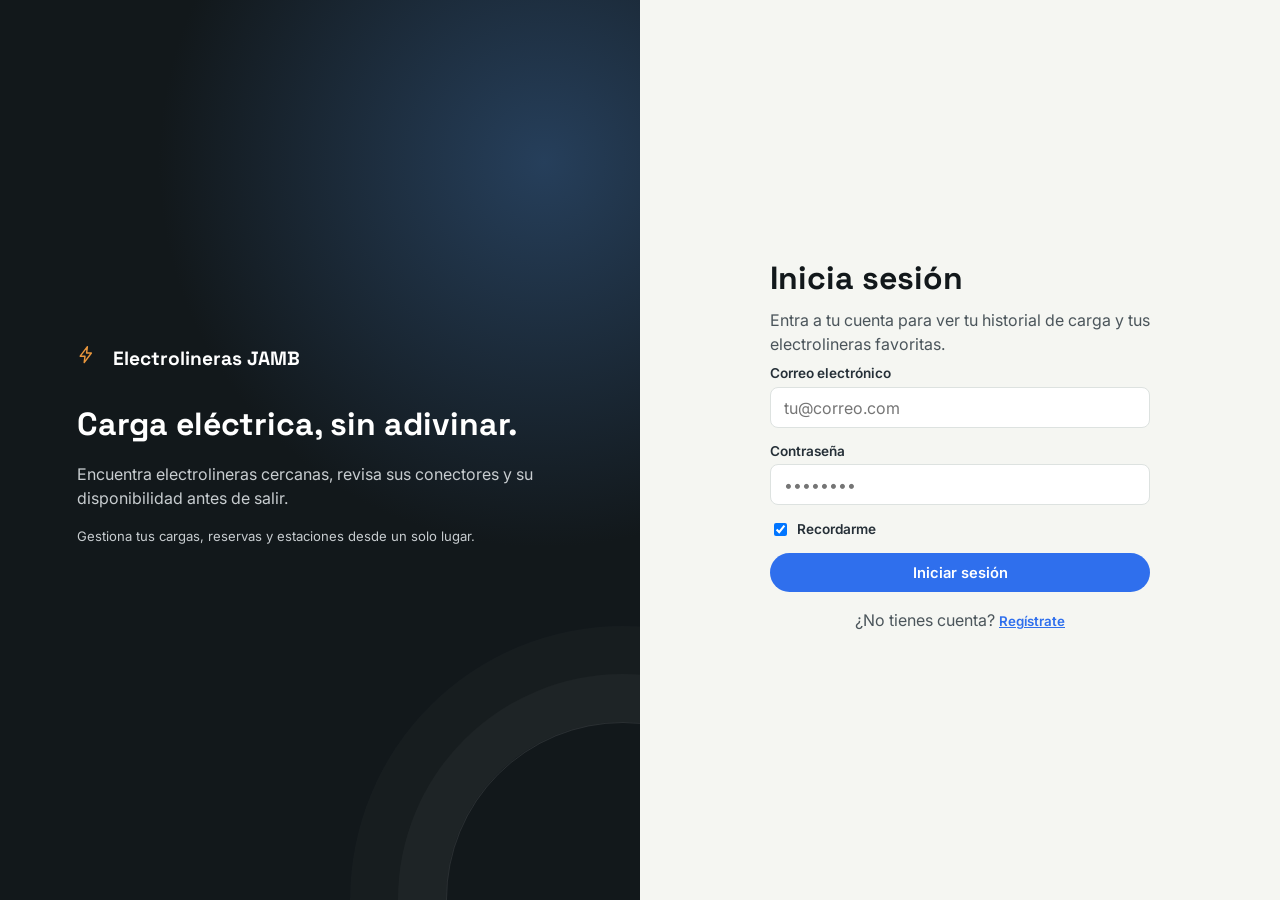
<file: index.html>
<!doctype html>
<html lang="es">
<head>
  <meta charset="UTF-8" />
  <meta name="viewport" content="width=device-width, initial-scale=1.0" />
  <meta name="theme-color" content="#12181b" />
  <meta name="description" content="Electrolineras JAMB: encuentra, planea y registra la carga de tu vehículo eléctrico." />
  <link rel="preconnect" href="https://fonts.googleapis.com" />
  <link rel="preconnect" href="https://fonts.gstatic.com" crossorigin />
  <link href="https://fonts.googleapis.com/css2?family=Space+Grotesk:wght@500;600;700&family=Inter:wght@400;500;600;700&display=swap" rel="stylesheet" />
  <link rel="stylesheet" href="style.css" />
  <title>Electrolineras JAMB</title>
</head>
<body>
  <div id="root"></div>

  <!-- Núcleo PRINCIPAL -->
  <script src="js/supabase-config.js?v=4"></script>
  <script src="js/supabase-api.js?v=1"></script>
  <script src="js/constants.js?v=3"></script>
  <script src="js/utils.js?v=3"></script>
  <script src="js/icons.js?v=3"></script>
  <script src="js/storage.js?v=3"></script>
  <script src="js/state.js?v=3"></script>

  <!-- Lógica de dominio -->
  <script src="js/stations.js?v=3"></script>
  <script src="js/reservations.js?v=3"></script>

  <!-- Vistas -->
  <script src="js/views/today.js?v=3"></script>
  <script src="js/views/plan.js?v=3"></script>
  <script src="js/views/progress.js?v=3"></script>
  <script src="js/views/library.js?v=3"></script>
  <script src="js/views/history.js?v=3"></script>
  <script src="js/views/reservations.js?v=3"></script>
  <script src="js/views/charging.js?v=3"></script>
  <script src="js/views/garage.js?v=3"></script>
  <script src="js/views/admin.js?v=3"></script>
  <script src="js/views/contact.js?v=3"></script>

  <!-- Shell / arranque -->
  <script src="js/app.js?v=3"></script>
</body>
</html>
</file>
<file: style.css>
/* style.css — Electrolineras JAMB (vanilla JS) */
:root{
  --color-graphite-900:#12181b;--color-graphite-800:#1b2328;--color-graphite-700:#263038;--color-graphite-600:#3a464e;
  --color-blue-600:#2f6fed;--color-blue-500:#4a83f2;--color-blue-100:#e4ecfd;
  --color-copper-500:#e8963d;--color-copper-100:#fbe9d3;
  --color-teal-500:#3fa796;--color-teal-100:#e0f2ee;
  --color-paper-100:#f5f6f2;--color-paper-000:#fff;
  --color-ink-900:#1b2023;--color-ink-600:#4b555b;--color-ink-300:#8b969c;
  --color-line-200:#dde2e0;--color-danger-500:#d9564a;--color-danger-100:#fbe4e1;
  --font-display:"Space Grotesk","Segoe UI",sans-serif;--font-body:"Inter","Segoe UI",sans-serif;
  --radius-sm:8px;--radius-md:14px;--radius-lg:22px;--radius-pill:999px;
  --shadow-card:0 1px 2px #12181b0f,0 10px 24px -14px #12181b47;
  --shadow-pop:0 20px 44px -18px #12181b66;
  --ease:cubic-bezier(.4,0,.2,1);
}
*{box-sizing:border-box}
::selection{background:var(--color-blue-100);color:var(--color-graphite-900)}
html,body{height:100%}
body{margin:0;font-family:var(--font-body);color:var(--color-ink-900);background:var(--color-paper-100);}
h1,h2,h3,h4{font-family:var(--font-display);margin:0 0 .3em;color:var(--color-graphite-900);}
p{margin:0 0 .6em;line-height:1.5;}
.muted{color:var(--color-ink-600);}
.small{font-size:.82rem;}
.eyebrow{text-transform:uppercase;letter-spacing:.06em;font-size:.72rem;font-weight:600;color:var(--color-blue-600);margin:0 0 .2em;}
button{font-family:inherit;cursor:pointer;}
button:disabled{cursor:not-allowed;}
input,select{font-family:inherit;font-size:1rem;padding:.6em .8em;border:1px solid var(--color-line-200);border-radius:var(--radius-sm);background:#fff;color:var(--color-ink-900);width:100%;}
input:focus,select:focus,button:focus-visible{outline:2px solid var(--color-blue-500);outline-offset:1px;}
.icon svg{width:1em;height:1em;display:block;}
.icon{display:inline-flex;width:1.2em;height:1.2em;}

/* --- Botones --- */
.btn{display:inline-flex;align-items:center;gap:.4em;padding:.65em 1.1em;border-radius:var(--radius-pill);border:1px solid transparent;font-weight:600;font-size:.92rem;transition:transform .15s var(--ease),background .15s;}
.btn:active{transform:scale(.97);}
.btn--primary{background:var(--color-blue-600);color:#fff;}
.btn--primary:hover{background:var(--color-blue-500);}
.btn--ghost{background:transparent;border-color:var(--color-line-200);color:var(--color-graphite-800);}
.btn--ghost:hover{background:var(--color-paper-100);}
.btn--danger{background:var(--color-danger-500);color:#fff;}
.btn--success{background:var(--color-teal-500);color:#fff;}
.btn--small{padding:.4em .8em;font-size:.82rem;}
.btn--block{width:100%;justify-content:center;}
.btn--icon{padding:.5em;border-radius:var(--radius-pill);background:transparent;border:1px solid var(--color-line-200);}
.btn--favorite-active{background:var(--color-copper-100);border-color:var(--color-copper-500);color:#8a5417;}
.link-btn{background:none;border:none;color:var(--color-blue-600);font-weight:600;text-decoration:underline;padding:0;}

/* --- Auth --- */
.auth-layout{display:grid;grid-template-columns:1fr 1fr;min-height:100vh;}
.auth-layout__panel{background:radial-gradient(circle at 85% 18%,#263f5b 0,#12181b 42%);color:#fff;padding:clamp(2rem,6vw,5rem);display:flex;flex-direction:column;justify-content:center;gap:.5rem;}
.auth-layout__panel h2{color:#fff;font-size:2rem;}
.auth-layout__panel p{color:#c8cdd0;}
.auth-layout__logo{display:flex;align-items:center;gap:.5em;font-family:var(--font-display);font-weight:700;font-size:1.2rem;margin-bottom:1.5rem;}
.auth-layout__logo .icon{color:var(--color-copper-500);width:1.4em;height:1.4em;}
.auth-layout__content{display:flex;align-items:center;justify-content:center;padding:2rem;}
.auth-card{width:100%;max-width:380px;}
.auth-switch{margin-top:1rem;text-align:center;color:var(--color-ink-600);}
.form-error{color:var(--color-danger-500);font-size:.85rem;}
@media (max-width:800px){.auth-layout{grid-template-columns:1fr;}.auth-layout__panel{padding:2rem;}}

/* --- Formularios --- */
.form{display:flex;flex-direction:column;gap:.9rem;}
.form label{display:flex;flex-direction:column;gap:.35rem;font-size:.85rem;font-weight:600;color:var(--color-graphite-700);}
.form-row{display:grid;grid-template-columns:1fr 1fr 1fr;gap:.7rem;}
.form--inline{flex-direction:row;align-items:flex-end;flex-wrap:wrap;gap:.7rem;}
.form--inline label{flex:1;min-width:140px;}
.checkbox-label{flex-direction:row !important;align-items:center;gap:.5em !important;}
.checkbox-label input{width:auto;}

/* --- App shell --- */
.app-shell__nav ul{list-style:none;margin:0;padding:0;display:flex;flex-direction:column;gap:.2rem;}
.nav-link{display:flex;align-items:center;gap:.7em;width:100%;text-align:left;background:none;border:none;color:#c8cdd0;padding:.7em .8em;border-radius:var(--radius-sm);font-weight:600;}
.nav-link:hover{background:rgba(255,255,255,.06);}
.nav-link.is-active{background:var(--color-blue-600);color:#fff;}
.app-shell__main{display:flex;flex-direction:column;min-width:0;}
.app-shell__topbar{display:flex;justify-content:space-between;align-items:center;padding:.85rem 2rem;border-bottom:1px solid var(--color-line-200);background:rgba(255,255,255,.94);position:sticky;top:0;z-index:20;}
.app-shell__topbar-context{display:flex;align-items:center;gap:1rem;font-size:.85rem;font-weight:600;color:var(--color-ink-600);}
.topbar-notifications{position:relative;display:inline-flex;align-items:center;justify-content:center;width:2.2rem;height:2.2rem;border:1px solid var(--color-line-200);border-radius:50%;background:#fff;color:var(--color-graphite-700);}.topbar-notifications .icon{width:1.1rem;height:1.1rem}.notification-count{position:absolute;top:-.25rem;right:-.2rem;min-width:1.1rem;height:1.1rem;padding:0 .25rem;border-radius:50%;background:var(--color-danger-500);color:#fff;font-size:.65rem;line-height:1.1rem;text-align:center;font-weight:700;}
.topbar-context__section{font-family:var(--font-display);color:var(--color-graphite-800);}
.topbar-context__status{display:flex;align-items:center;gap:.35rem;font-size:.72rem;color:#1f6e60;font-weight:700;}
.view-container{flex:1;padding:clamp(1.25rem,3vw,2.5rem);max-width:1160px;width:100%;margin:0 auto;}
@media (max-width:520px){.auth-layout__panel{min-height:38vh;padding:1.5rem;}.auth-layout__panel h2{font-size:1.55rem}.auth-layout__panel .small{display:none}.auth-layout__content{padding:1.5rem 1rem}.form-row{grid-template-columns:1fr}.modal__actions{flex-direction:column-reverse}.modal__actions .btn{width:100%;justify-content:center}.station-card__actions .btn{flex:1;justify-content:center}}
@media (max-width:520px){.app-shell__topbar-context{gap:.45rem}.topbar-context__status{font-size:0}.topbar-context__status .live-dot{font-size:initial}.view-container{padding:.9rem}.stat-grid{grid-template-columns:1fr 1fr;gap:.65rem}.stat-card{padding:.8rem}.station-grid{grid-template-columns:1fr}.card{padding:1rem}.filter-bar__row select{width:100%}.search-box{min-width:100%}.reservation-row__actions{width:100%}.reservation-row__actions .btn{flex:1;justify-content:center}}

.view-header{margin-bottom:1.25rem;}
.view-header h1{font-size:clamp(1.65rem,3vw,2.15rem);letter-spacing:-.04em;}
.quick-actions{display:flex;gap:.6rem;flex-wrap:wrap;margin-top:1rem;}
.network-banner{display:flex;align-items:center;gap:.75rem;margin-bottom:1.5rem;padding:.8rem 1rem;border:1px solid #bfe5dc;background:linear-gradient(105deg,#effaf7,#fff);border-radius:var(--radius-md);color:var(--color-graphite-800);}
.network-banner__icon{display:inline-flex;width:2rem;height:2rem;padding:.45rem;border-radius:50%;background:var(--color-teal-100);color:#1f6e60;}
.network-banner strong{display:block;font-size:.86rem;}
.network-banner span:not(.badge):not(.network-banner__icon){font-size:.76rem;color:var(--color-ink-600);}
.section-title{margin-top:2rem;font-size:1.15rem;}
.view-actions{margin-bottom:1rem;}

/* --- Tarjetas / stats --- */
.card{background:#fff;border-radius:var(--radius-md);padding:1.2rem;box-shadow:var(--shadow-card);margin-bottom:1rem;}
.stat-grid{display:grid;grid-template-columns:repeat(auto-fit,minmax(160px,1fr));gap:1rem;margin-bottom:1.5rem;}
.stat-card{background:#fff;border-radius:var(--radius-md);padding:1rem 1.2rem;box-shadow:var(--shadow-card);display:flex;align-items:center;gap:.8em;}
.stat-card__icon{width:2.2em;height:2.2em;border-radius:50%;background:var(--color-blue-100);color:var(--color-blue-600);display:flex;align-items:center;justify-content:center;flex-shrink:0;}
.stat-card__value{margin:0;font-weight:700;font-size:1.15rem;font-family:var(--font-display);}
.stat-card__label{margin:0;font-size:.78rem;color:var(--color-ink-600);}

.highlight-card{border:1px solid var(--color-line-200);}
.highlight-card__row{display:flex;justify-content:space-between;align-items:center;gap:1rem;flex-wrap:wrap;}
.network-map-card{padding-bottom:.9rem}.network-map{position:relative;min-height:230px;margin-top:1rem;overflow:hidden;border-radius:var(--radius-md);background:radial-gradient(circle at 20% 30%,#d8efe9 0 10%,transparent 11%),radial-gradient(circle at 78% 70%,#dbe8f7 0 13%,transparent 14%),linear-gradient(135deg,#edf4f0,#dce9ee);border:1px solid #c9dedb}.network-map::before,.network-map::after{content:'';position:absolute;background:rgba(63,167,150,.18);transform:rotate(-18deg);border-radius:50%}.network-map::before{width:140%;height:34px;top:42%;left:-20%}.network-map::after{width:120%;height:26px;top:66%;left:2%;transform:rotate(28deg)}.map-marker{position:absolute;left:var(--x);top:var(--y);z-index:2;width:2rem;height:2rem;border:3px solid #fff;border-radius:50% 50% 50% 0;transform:rotate(-45deg);box-shadow:0 4px 10px #12181b44;background:var(--color-blue-600);color:#fff}.map-marker span{display:block;transform:rotate(45deg);font-size:.7rem;font-weight:700}.map-marker:hover{transform:rotate(-45deg) scale(1.15)}.map-marker--ocupada{background:var(--color-copper-500)}.map-marker--mantenimiento{background:var(--color-ink-300)}.map-label{position:absolute;z-index:1;color:#4b7774;font-size:.78rem;font-weight:700}.map-label--one{left:1rem;bottom:.8rem}.map-legend{display:flex;gap:1rem;flex-wrap:wrap;margin-top:.7rem;font-size:.72rem;color:var(--color-ink-600)}.legend-dot{display:inline-block;width:.55rem;height:.55rem;border-radius:50%;margin-right:.25rem;background:var(--color-blue-600)}.legend-dot--busy{background:var(--color-copper-500)}.legend-dot--maintenance{background:var(--color-ink-300)}.network-banner__refresh{margin-left:auto}

/* --- Estaciones --- */
.station-grid{display:grid;grid-template-columns:repeat(auto-fill,minmax(260px,1fr));gap:1rem;}
.station-card__top{display:flex;justify-content:space-between;align-items:flex-start;gap:.6em;}
.station-card__meta{display:flex;gap:.9em;flex-wrap:wrap;font-size:.82rem;color:var(--color-ink-600);margin:.4em 0;}
.station-card__actions{display:flex;gap:.5em;margin-top:.6em;flex-wrap:wrap;}
.station-card__live{display:flex;gap:.45rem;flex-wrap:wrap;font-size:.74rem;color:var(--color-ink-600);padding:.55rem .65rem;background:var(--color-paper-100);border-radius:var(--radius-sm);}
.station-card__live span:not(:last-child)::after{content:'·';margin-left:.45rem;color:var(--color-ink-300);}
.live-strip{display:flex;align-items:center;gap:.45rem;width:max-content;max-width:100%;margin:-.55rem 0 1rem;padding:.4rem .7rem;border-radius:var(--radius-pill);background:var(--color-teal-100);color:#1f6e60;font-size:.76rem;font-weight:600;}
.live-dot{width:.5rem;height:.5rem;border-radius:50%;background:var(--color-teal-500);box-shadow:0 0 0 4px #3fa79622;animation:pulse 1.8s ease-in-out infinite;}
.reservation-estimate{font-weight:700;color:var(--color-graphite-800);}
.badge{display:inline-block;padding:.25em .7em;border-radius:var(--radius-pill);font-size:.72rem;font-weight:700;white-space:nowrap;}
.badge--teal{background:var(--color-teal-100);color:#1f6e60;}
.badge--copper{background:var(--color-copper-100);color:#8a5417;}
.badge--ink{background:#e7e9e8;color:var(--color-ink-600);}
.badge--danger{background:var(--color-danger-100);color:#9c2f26;}
.rating{color:var(--color-copper-500);font-size:.85rem;margin:.2em 0;}

/* --- Filtros --- */
.filter-bar__row{display:flex;gap:.7rem;flex-wrap:wrap;margin-bottom:1rem;}
.search-box{flex:1;min-width:180px;display:flex;align-items:center;gap:.5em;background:#fff;border:1px solid var(--color-line-200);border-radius:var(--radius-pill);padding:.3em .9em;}
.search-box .icon{color:var(--color-ink-300);}
.search-box input{border:none;padding:.4em 0;}
.search-box input:focus{outline:none;}
.filter-bar__row select{width:auto;border-radius:var(--radius-pill);}
.filter-check{display:inline-flex;align-items:center;gap:.4rem;padding:.55rem .75rem;border:1px solid var(--color-line-200);border-radius:var(--radius-pill);background:#fff;font-size:.78rem;white-space:nowrap}.filter-check input{width:auto;margin:0}

/* --- Actividad / historial --- */
.activity-list{list-style:none;margin:0;padding:0;display:flex;flex-direction:column;gap:.5rem;}
.activity-row{display:flex;align-items:center;gap:.8em;background:#fff;border-radius:var(--radius-md);padding:.7em 1em;box-shadow:var(--shadow-card);}
.activity-row__icon{width:2em;height:2em;border-radius:50%;background:var(--color-blue-100);color:var(--color-blue-600);display:flex;align-items:center;justify-content:center;flex-shrink:0;}
.activity-row__body{flex:1;}
.activity-row__body p{margin:0;}
.activity-row__kwh{font-weight:700;}
.activity-row__end{text-align:right;}
.activity-row__end p{margin:0;}

/* --- Plan --- */
.plan-list{display:flex;flex-direction:column;gap:.6rem;}
.plan-row{display:flex;align-items:center;justify-content:space-between;gap:1rem;flex-wrap:wrap;}
.plan-row--today{border:1.5px solid var(--color-blue-500);}
.plan-row__day{min-width:110px;}
.plan-row__body{flex:1;}
.plan-row__body p{margin:0;}
.plan-row__actions{display:flex;gap:.4em;}

/* --- Progreso --- */
.progress-chart{width:100%;height:220px;}
.progress-bar{height:10px;border-radius:var(--radius-pill);background:var(--color-line-200);overflow:hidden;margin-top:.5em;}
.progress-bar__fill{height:100%;background:var(--color-teal-500);border-radius:var(--radius-pill);transition:width .3s var(--ease);}
.compliance__row{display:flex;justify-content:space-between;align-items:center;}
.compliance__pct{font-family:var(--font-display);font-size:1.6rem;font-weight:700;margin:0;}

/* --- Biblioteca / detalle --- */
.chip-row{display:flex;flex-wrap:wrap;gap:.4em;}
.chip{background:var(--color-paper-100);border-radius:var(--radius-pill);padding:.3em .8em;font-size:.78rem;color:var(--color-graphite-700);}
.chip--pickable{border:1px solid var(--color-line-200);cursor:pointer;background:#fff;}
.chip--pickable.is-active{background:var(--color-blue-600);color:#fff;border-color:var(--color-blue-600);}
.chip-row--pick{gap:.5em;}
.connector-list{list-style:none;padding:0;margin:0 0 1rem;display:flex;flex-direction:column;gap:.4rem;}
.connector-list li{display:flex;justify-content:space-between;background:var(--color-paper-100);padding:.5em .8em;border-radius:var(--radius-sm);font-size:.88rem;}
.station-detail__top{display:flex;justify-content:space-between;align-items:center;margin-bottom:.5em;}
.price-line{font-weight:600;}

/* --- Reservas --- */
.reservation-list{display:flex;flex-direction:column;gap:.6rem;}
.reservation-row{display:flex;justify-content:space-between;align-items:center;gap:1rem;flex-wrap:wrap;}
.reservation-row p{margin:0;}
.reservation-row__actions{display:flex;gap:.4em;}

/* --- Carga guiada --- */
.view--charging{max-width:480px;margin:0 auto;position:relative;}
.charging__exit{position:absolute;top:0;right:0;}
.charging__progress{display:flex;gap:.4em;margin:.5rem 0 1.2rem;}
.charging__dot{height:6px;flex:1;border-radius:var(--radius-pill);background:var(--color-line-200);}
.charging__dot.is-active{background:var(--color-blue-600);}
.connector-pick{display:flex;flex-direction:column;gap:.6rem;}
.connector-pick__item{display:flex;justify-content:space-between;align-items:center;width:100%;background:#fff;border:1px solid var(--color-line-200);border-radius:var(--radius-md);padding:.9em 1.1em;text-align:left;}
.connector-pick__item:hover{border-color:var(--color-blue-500);}
.connector-pick__item.is-disabled{opacity:.5;cursor:not-allowed;}
.connector-pick__item p{margin:0;}
.charging__confirm,.charging__live,.charging__summary{text-align:center;}
.charging__ring{width:120px;height:120px;border-radius:50%;background:var(--color-blue-100);color:var(--color-blue-600);display:flex;align-items:center;justify-content:center;margin:0 auto 1rem;font-size:2.4rem;animation:pulse 1.6s ease-in-out infinite;}
@keyframes pulse{0%,100%{transform:scale(1);}50%{transform:scale(1.06);}}
.charging__kwh{font-family:var(--font-display);font-size:2.2rem;font-weight:700;margin:0;}
.charging__summary-icon{display:inline-flex;width:3em;height:3em;border-radius:50%;background:var(--color-teal-100);color:var(--color-teal-500);align-items:center;justify-content:center;margin-bottom:.5rem;}
.charging__summary-grid{display:grid;grid-template-columns:1fr 1fr;gap:.8rem;margin:1rem 0;text-align:left;}
.charging__summary-item p{margin:0;}
.charging__summary-item p:last-child{font-weight:700;font-size:1.05rem;}

/* --- Modal --- */
.modal-overlay{position:fixed;inset:0;background:rgba(18,24,27,.55);display:flex;align-items:center;justify-content:center;padding:1rem;z-index:100;}
.modal{background:#fff;border-radius:var(--radius-lg);padding:1.5rem;max-width:480px;width:100%;max-height:90vh;overflow-y:auto;box-shadow:var(--shadow-pop);}
.modal__header{display:flex;justify-content:space-between;align-items:flex-start;margin-bottom:1rem;}
.modal__header h2{margin:0;}
.modal__actions{display:flex;justify-content:flex-end;gap:.6em;margin-top:1.2rem;}

/* --- Toast --- */
.toast{position:fixed;bottom:1.5rem;left:50%;transform:translate(-50%,20px);background:var(--color-graphite-900);color:#fff;padding:.75em 1.3em;border-radius:var(--radius-pill);box-shadow:var(--shadow-pop);opacity:0;transition:all .25s var(--ease);z-index:200;font-size:.9rem;}
.toast.is-visible{opacity:1;transform:translate(-50%,0);}
.toast--danger{background:var(--color-danger-500);}
.toast--teal{background:var(--color-teal-500);}
.notification-list{display:flex;flex-direction:column;gap:.5rem}.notification-item{display:flex;align-items:flex-start;gap:.7rem;width:100%;padding:.75rem;border:1px solid transparent;border-radius:var(--radius-sm);background:var(--color-paper-100);text-align:left}.notification-item.is-unread{border-color:#bfe5dc;background:#effaf7}.notification-item strong,.notification-item small{display:block}.notification-item small{margin-top:.2rem;line-height:1.35}.notification-item__dot{width:.55rem;height:.55rem;border-radius:50%;margin-top:.35rem;flex-shrink:0;background:var(--color-ink-300)}.notification-item__dot--teal{background:var(--color-teal-500)}.notification-item__dot--copper{background:var(--color-copper-500)}

/* --- Módulos de producto: cercanía, impacto y patrocinio --- */
.nearest-card{display:grid;grid-template-columns:minmax(0,1.35fr) minmax(180px,.8fr) auto;align-items:center;gap:1.25rem;margin-bottom:1.5rem;padding:1.25rem 1.35rem;border-radius:var(--radius-lg);background:linear-gradient(115deg,#fff,#eef5ff);border:1px solid #cbdaf5;box-shadow:var(--shadow-card);position:relative;overflow:hidden;}
.nearest-card::after{content:'';position:absolute;width:11rem;height:11rem;right:16%;top:-7rem;border-radius:50%;border:1px solid #cbdaf5;box-shadow:0 0 0 1.5rem #dce8fb55;pointer-events:none;}
.nearest-card__copy,.nearest-card__status,.nearest-card__actions{position:relative;z-index:1;}
.nearest-card h2{font-size:1.25rem;margin:.05rem 0 .35rem;}
.nearest-card__station{font:600 1rem var(--font-display);margin:0 0 .3rem;color:var(--color-graphite-800);}
.nearest-card__pin{display:inline-flex;width:.9rem;height:.9rem;color:var(--color-blue-600);vertical-align:-.12em;}
.nearest-card__status{display:flex;flex-direction:column;align-items:flex-start;gap:.35rem;padding-left:1.2rem;border-left:1px solid #cbdaf5;}
.nearest-card__status strong{font:700 1.05rem var(--font-display);}
.nearest-card__actions{display:flex;flex-direction:column;gap:.45rem;min-width:130px;}
.impact-partners-grid{display:grid;grid-template-columns:minmax(0,.8fr) minmax(0,1.2fr);gap:1rem;margin-top:1.5rem;}
.impact-strip,.sponsors-card{background:#fff;border-radius:var(--radius-md);box-shadow:var(--shadow-card);padding:1rem 1.15rem;}
.impact-strip{display:flex;align-items:center;gap:.8rem;background:linear-gradient(120deg,#effaf7,#fff);border:1px solid #bfe5dc;}
.impact-strip__icon{display:flex;width:2.5rem;height:2.5rem;align-items:center;justify-content:center;border-radius:50%;background:var(--color-teal-100);color:#1f6e60;flex-shrink:0;}
.impact-strip strong{display:block;font:700 1.15rem var(--font-display);}
.impact-strip p{margin:.1rem 0 0;}
.sponsors-card h3{font-size:1rem;margin:.1rem 0 .8rem;}
.sponsor-row{display:flex;flex-wrap:wrap;gap:.45rem;}
.sponsor-pill{padding:.4rem .65rem;border-radius:var(--radius-pill);background:var(--color-paper-100);color:var(--color-graphite-700);font-size:.7rem;font-weight:700;animation:fade-up .4s calc(var(--i) * .06s) both;}
@media (max-width:850px){.nearest-card{grid-template-columns:1fr 1fr}.nearest-card__actions{grid-column:1/-1;flex-direction:row}.nearest-card__actions .btn{flex:1;justify-content:center}.impact-partners-grid{grid-template-columns:1fr;}}
@media (max-width:520px){.nearest-card{grid-template-columns:1fr;gap:.85rem;padding:1rem}.nearest-card__status{padding:0;border:0}.nearest-card__actions{grid-column:auto}.nearest-card__actions .btn{font-size:.78rem}.impact-strip,.sponsors-card{padding:.9rem}.sponsor-pill{font-size:.66rem;}}

.payment-flow-card{border:1px solid #cbdaf5;}
.payment-flow__intro{display:flex;align-items:center;gap:.75rem;margin:-.2rem 0 1.1rem;padding:.8rem;border-radius:var(--radius-sm);background:linear-gradient(105deg,#eef5ff,#fff);}
.payment-flow__intro strong{display:block;font:700 .95rem var(--font-display);}
.payment-flow__intro p{margin:.15rem 0 0;}
.payment-flow__intro .badge{margin-left:auto;}
.payment-flow__icon{display:flex;width:2.2rem;height:2.2rem;align-items:center;justify-content:center;border-radius:50%;background:var(--color-blue-100);color:var(--color-blue-600);flex-shrink:0;}
.reservation-estimate{padding:.75rem .9rem;border-radius:var(--radius-sm);background:var(--color-teal-100);color:#1f6e60;}
.policy-note{display:flex;flex-direction:column;gap:.2rem;padding:.7rem .85rem;border-left:3px solid var(--color-copper-500);background:var(--color-copper-100);color:#704716;font-size:.78rem;line-height:1.4;}
.policy-note strong{font-size:.8rem;}

/* --- Motion system: entrada de vistas y microinteracciones --- */
html{scroll-behavior:smooth;}
body{overflow-x:hidden;}
.view-container--enter{animation:view-enter .46s var(--ease) both;}
.view-container--enter .view-header{animation:fade-up .42s .04s var(--ease) both;}
.view-container--enter .network-banner,.view-container--enter .stat-card,.view-container--enter .card,.view-container--enter .section-title,.view-container--enter .station-card,.view-container--enter .activity-row{animation:fade-up .42s var(--ease) both;}
.view-container--enter .network-banner{animation-delay:.08s;}
.view-container--enter .stat-card:nth-child(2),.view-container--enter .station-card:nth-child(2),.view-container--enter .activity-row:nth-child(2){animation-delay:.07s;}
.view-container--enter .stat-card:nth-child(3),.view-container--enter .station-card:nth-child(3),.view-container--enter .activity-row:nth-child(3){animation-delay:.12s;}
.view-container--enter .stat-card:nth-child(4),.view-container--enter .station-card:nth-child(4),.view-container--enter .activity-row:nth-child(4){animation-delay:.17s;}
.card,.stat-card,.station-card,.activity-row,.plan-row,.reservation-row{transition:transform .22s var(--ease),box-shadow .22s var(--ease),border-color .22s var(--ease);}
.card:hover,.stat-card:hover,.station-card:hover,.activity-row:hover{transform:translateY(-3px);box-shadow:0 14px 30px -18px #12181b66;}
.station-card:hover{border-color:#c7d8f7;}
.btn,.nav-link,.topbar-notifications,.chip--pickable,.connector-pick__item,.map-marker{transition:transform .18s var(--ease),background-color .18s var(--ease),border-color .18s var(--ease),box-shadow .18s var(--ease),color .18s var(--ease);}
.btn:hover:not(:disabled){transform:translateY(-1px);}
.btn--primary:hover,.btn--success:hover,.btn--danger:hover{box-shadow:0 7px 16px -10px currentColor;}
.nav-link:hover{transform:translateX(3px);}
.topbar-notifications:hover{transform:scale(1.06);box-shadow:0 5px 12px -8px #12181b66;}
.map-marker{animation:marker-pop .52s var(--ease) both;}
.map-marker:nth-child(2){animation-delay:.08s}.map-marker:nth-child(3){animation-delay:.16s}.map-marker:nth-child(4){animation-delay:.24s}
.network-map::before{animation:road-drift 10s ease-in-out infinite alternate;}
.network-map::after{animation:road-drift 12s 1s ease-in-out infinite alternate-reverse;}
.modal-overlay{animation:overlay-in .2s ease both;}
.modal{animation:modal-in .3s var(--ease) both;}
.auth-layout__panel{position:relative;overflow:hidden;}
.auth-layout__panel::after{content:'';position:absolute;width:22rem;height:22rem;right:-10rem;bottom:-11rem;border:1px solid rgba(255,255,255,.1);border-radius:50%;box-shadow:0 0 0 3rem rgba(255,255,255,.03),0 0 0 6rem rgba(255,255,255,.02);animation:orbit-glow 8s ease-in-out infinite alternate;pointer-events:none;}
.auth-card{animation:fade-up .55s var(--ease) both;}
.live-strip{animation:fade-up .4s .1s var(--ease) both;}
@keyframes view-enter{from{opacity:.2;transform:translateY(8px)}to{opacity:1;transform:none}}
@keyframes fade-up{from{opacity:0;transform:translateY(10px)}to{opacity:1;transform:none}}
@keyframes marker-pop{from{opacity:0;transform:rotate(-45deg) scale(.55)}to{opacity:1;transform:rotate(-45deg) scale(1)}}
@keyframes road-drift{from{transform:translateX(-2%) rotate(-18deg)}to{transform:translateX(3%) rotate(-15deg)}}
@keyframes overlay-in{from{opacity:0}to{opacity:1}}
@keyframes modal-in{from{opacity:0;transform:translateY(12px) scale(.98)}to{opacity:1;transform:none}}
@keyframes orbit-glow{from{transform:translate(-10px,8px) scale(.96)}to{transform:translate(10px,-8px) scale(1.04)}}
@media (prefers-reduced-motion:reduce){*,*::before,*::after{animation-duration:.01ms !important;animation-iteration-count:1 !important;scroll-behavior:auto !important;transition-duration:.01ms !important}.card:hover,.stat-card:hover,.station-card:hover,.activity-row:hover,.btn:hover:not(:disabled),.nav-link:hover{transform:none;}}

/* --- Fase 2: protagonismo del usuario --- */
.garage-hero{display:grid;grid-template-columns:auto 1fr auto;align-items:center;gap:1rem;padding:1.25rem;margin-bottom:1.25rem;border-radius:var(--radius-lg);background:linear-gradient(120deg,var(--color-graphite-900),#263f5b);color:#fff;box-shadow:var(--shadow-pop);}
.garage-hero h2{color:#fff;margin-bottom:.6rem}.garage-hero .eyebrow{color:#9fc0ff}.garage-hero .progress-bar{background:rgba(255,255,255,.18)}.garage-hero .progress-bar__fill{background:var(--color-copper-500)}
.garage-hero__icon{display:flex;width:3.25rem;height:3.25rem;padding:.8rem;border-radius:50%;background:rgba(255,255,255,.12);color:var(--color-copper-500)}.garage-hero__pct{font-family:var(--font-display);font-size:1.7rem;font-weight:700}
.garage-grid{display:grid;grid-template-columns:1fr 1fr;gap:1rem;margin-bottom:1rem}.garage-card{margin:0}.garage-card__heading,.section-heading{display:flex;align-items:center;justify-content:space-between;gap:1rem}.garage-card__heading{justify-content:flex-start}.garage-card__heading h2,.section-heading h2{margin:0}
.vehicle-specs,.impact-card__detail{display:flex;gap:.5rem;flex-wrap:wrap;margin:1rem 0}.vehicle-specs span,.impact-card__detail span{padding:.35rem .65rem;border-radius:var(--radius-pill);background:var(--color-paper-100);font-size:.76rem;color:var(--color-ink-600)}.impact-card h2{font-size:2rem;margin-top:.5rem}.impact-card__detail{justify-content:space-between;border-top:1px solid var(--color-line-200);padding-top:.8rem}.garage-preferences{margin-top:1rem}.garage-notifications{padding-bottom:.65rem}
.favorite-list{display:flex;flex-direction:column;gap:.55rem;margin-top:1rem}.favorite-row{display:flex;align-items:center;gap:.7rem;padding:.7rem;background:var(--color-paper-100);border-radius:var(--radius-sm)}.favorite-row>div{flex:1;display:flex;flex-direction:column;gap:.15rem}.favorite-row__star{color:var(--color-copper-500);font-size:1.25rem}.empty-state{text-align:center;padding:2rem}
@media (max-width:680px){.garage-grid{grid-template-columns:1fr}.garage-hero{grid-template-columns:auto 1fr}.garage-hero__pct{grid-column:2}.network-banner{align-items:flex-start;flex-wrap:wrap}.network-banner .badge{margin-left:2.75rem}}

/* --- Progreso renovado --- */
.progress-hero{display:flex;align-items:center;justify-content:space-between;gap:1rem;margin-bottom:1.25rem;padding:1.35rem 1.5rem;border-radius:var(--radius-lg);background:linear-gradient(120deg,#17242a,#28506a);color:#fff;box-shadow:var(--shadow-pop)}
.progress-hero h2{color:#fff;font-size:clamp(1.5rem,3vw,2rem);margin:.25rem 0}.progress-hero p:not(.eyebrow){margin:0;color:#d9e6eb}.progress-hero .eyebrow{color:#a6d6ed}
.progress-hero__ring{display:flex;flex-direction:column;align-items:center;justify-content:center;width:102px;height:102px;border-radius:50%;background:conic-gradient(var(--color-copper-500) var(--progress),rgba(255,255,255,.16) 0);position:relative;flex-shrink:0}.progress-hero__ring::after{content:'';position:absolute;inset:9px;border-radius:50%;background:#203b4e}.progress-hero__ring strong,.progress-hero__ring span{position:relative;z-index:1}.progress-hero__ring strong{font:700 1.35rem var(--font-display)}.progress-hero__ring span{font-size:.68rem;color:#c9dbe1}
.progress-stat-grid{display:grid;grid-template-columns:repeat(4,1fr);gap:.8rem;margin-bottom:1.25rem}.progress-stat{display:flex;gap:.65rem;align-items:flex-start;background:#fff;padding:1rem;border-radius:var(--radius-md);box-shadow:var(--shadow-card)}.progress-stat__icon{display:flex;width:2rem;height:2rem;padding:.42rem;border-radius:50%;background:var(--color-blue-100);color:var(--color-blue-600);flex-shrink:0}.progress-stat strong,.progress-stat span,.progress-stat small{display:block}.progress-stat strong{font:700 1.15rem var(--font-display)}.progress-stat span{font-size:.78rem;font-weight:600}.progress-stat small{margin-top:.15rem;color:var(--color-ink-300);font-size:.68rem;line-height:1.25}
.progress-layout{display:grid;grid-template-columns:minmax(0,1.55fr) minmax(260px,.8fr);gap:1rem}.progress-chart-card{margin:0}.progress-chart{height:260px}.progress-caption{margin-top:.75rem}.progress-side{display:flex;flex-direction:column;gap:1rem}.progress-side .card{margin:0}.milestone-card h2,.next-step-card h2{margin:.1rem 0 .8rem}.milestone-list{display:flex;flex-direction:column;gap:.7rem}.milestone{display:flex;align-items:center;gap:.65rem;opacity:.55}.milestone.is-done{opacity:1}.milestone__icon{display:flex;align-items:center;justify-content:center;width:1.8rem;height:1.8rem;border-radius:50%;border:1px solid var(--color-line-200);font-weight:700;color:var(--color-ink-300)}.milestone.is-done .milestone__icon{background:var(--color-teal-100);border-color:var(--color-teal-500);color:#1f6e60}.milestone strong,.milestone span{display:block}.next-step-card{background:var(--color-copper-100);border:1px solid #f2cf9f}.manual-log-card{margin-top:1rem}.manual-log-card .form{margin-top:1rem}
@media (max-width:900px){.progress-stat-grid{grid-template-columns:repeat(2,1fr)}.progress-layout{grid-template-columns:1fr}}
@media (max-width:520px){.progress-hero{padding:1rem}.progress-hero__ring{width:78px;height:78px}.progress-hero__ring strong{font-size:1rem}.progress-stat-grid{grid-template-columns:1fr 1fr;gap:.55rem}.progress-stat{padding:.75rem;gap:.45rem}.progress-stat small{display:none}.progress-chart{height:220px}}

/* --- Panel administrativo operativo --- */
.admin-action-bar{display:flex;align-items:center;justify-content:space-between;gap:1rem;margin-bottom:1.25rem;padding:.75rem 1rem;border-radius:var(--radius-md);background:#fff;border:1px solid var(--color-line-200);box-shadow:var(--shadow-card);}
.admin-action-bar .live-strip{margin:0;background:var(--color-teal-100);}
.admin-action-bar__actions{display:flex;gap:.5rem;flex-wrap:wrap;}
.admin-stat-grid{display:grid;grid-template-columns:repeat(3,1fr);gap:.8rem;margin-bottom:1.25rem;}
.admin-stat{display:flex;align-items:flex-start;gap:.7rem;padding:1rem;background:#fff;border-radius:var(--radius-md);box-shadow:var(--shadow-card);border:1px solid transparent;transition:transform .2s var(--ease),border-color .2s var(--ease);}
.admin-stat:hover{transform:translateY(-2px);border-color:#cbdaf5;}
.admin-stat__icon{display:flex;width:2.2rem;height:2.2rem;align-items:center;justify-content:center;padding:.45rem;border-radius:50%;background:var(--color-blue-100);color:var(--color-blue-600);flex-shrink:0;}
.admin-stat strong,.admin-stat span,.admin-stat small{display:block;}.admin-stat strong{font:700 1.22rem var(--font-display);}.admin-stat span{font-size:.78rem;font-weight:600;color:var(--color-graphite-800);}.admin-stat small{margin-top:.15rem;font-size:.68rem;color:var(--color-ink-300);}
.admin-alert{display:flex;align-items:center;gap:.75rem;margin-bottom:1.25rem;padding:.8rem 1rem;border-radius:var(--radius-md);font-size:.82rem;}.admin-alert strong{font-family:var(--font-display);}.admin-alert span{color:var(--color-ink-600);}.admin-alert .link-btn{margin-left:auto;}.admin-alert--warning{background:var(--color-copper-100);border:1px solid #f2cf9f;color:#704716;}.admin-alert--success{background:var(--color-teal-100);border:1px solid #bfe5dc;color:#1f6e60;}
.admin-dashboard-grid{display:grid;grid-template-columns:minmax(0,1.3fr) minmax(280px,.7fr);gap:1rem;}.admin-dashboard-grid .card{margin:0;}.admin-table-card,.admin-activity-card{min-width:0;}.admin-station-table{margin-top:1rem;}.admin-station-row{display:grid;grid-template-columns:minmax(0,1.4fr) auto auto auto;align-items:center;gap:.8rem;padding:.75rem 0;border-top:1px solid var(--color-line-200);font-size:.8rem;}.admin-station-row__name{display:flex;align-items:center;gap:.45rem;min-width:0;}.admin-station-row__name strong{overflow:hidden;text-overflow:ellipsis;white-space:nowrap;}.admin-station-row__name small{display:block;margin-left:.3rem;}.status-dot{width:.55rem;height:.55rem;border-radius:50%;background:var(--color-ink-300);flex-shrink:0;}.status-dot--teal{background:var(--color-teal-500);box-shadow:0 0 0 4px #3fa79622;}.status-dot--copper{background:var(--color-copper-500);}.status-dot--ink{background:var(--color-ink-300);}.admin-live-number{font-weight:700;color:var(--color-graphite-800);white-space:nowrap;}.audit-row{display:flex;align-items:flex-start;gap:.65rem;padding:.7rem 0;border-top:1px solid var(--color-line-200);}.audit-row>div{min-width:0;flex:1;}.audit-row strong{display:block;font-size:.8rem;}.audit-row p{margin:.1rem 0 0;line-height:1.3;}.audit-row time{white-space:nowrap;}.audit-row__icon{display:flex;width:1.7rem;height:1.7rem;align-items:center;justify-content:center;border-radius:50%;background:var(--color-blue-100);color:var(--color-blue-600);}.audit-row__icon .icon{width:.8rem;height:.8rem;}
.admin-toolbar{display:flex;align-items:center;gap:.7rem;justify-content:space-between;margin-bottom:1rem;}.admin-toolbar .search-box{max-width:420px;}.admin-search{border:0;padding:.4em 0;outline:0;}.admin-filter{width:auto;min-width:150px;border-radius:var(--radius-pill);}.admin-card-grid{display:grid;grid-template-columns:repeat(auto-fill,minmax(280px,1fr));gap:1rem;}.admin-card-grid .card,.admin-user-grid .card{margin:0;}.admin-station-card h3{font-size:1.05rem;margin:.1rem 0;}.admin-station-metrics{display:grid;grid-template-columns:repeat(3,1fr);gap:.45rem;margin:1rem 0;}.admin-station-metrics>div{padding:.55rem .45rem;text-align:center;border-radius:var(--radius-sm);background:var(--color-paper-100);}.admin-station-metrics strong,.admin-station-metrics span{display:block;}.admin-station-metrics strong{font:700 .9rem var(--font-display);}.admin-station-metrics span{margin-top:.15rem;font-size:.63rem;color:var(--color-ink-600);}.admin-reservation-list{display:flex;flex-direction:column;gap:.7rem;}.admin-reservation-row{display:flex;align-items:center;justify-content:space-between;gap:1rem;margin:0;}.admin-reservation-row__main{display:flex;align-items:center;gap:.7rem;min-width:0;}.admin-reservation-row__main>div:last-child{min-width:0;}.admin-reservation-row__main strong{display:block;}.admin-reservation-row__main p{margin:.1rem 0;}.admin-reservation-row__side{display:flex;align-items:flex-end;flex-direction:column;gap:.4rem;flex-shrink:0;}.admin-reservation-row__side .btn{white-space:nowrap;}.admin-reservation-avatar,.admin-user-avatar{display:flex;align-items:center;justify-content:center;border-radius:50%;background:var(--color-graphite-900);color:#fff;font:700 1rem var(--font-display);flex-shrink:0;}.admin-reservation-avatar{width:2.2rem;height:2.2rem;}.admin-user-grid{display:grid;grid-template-columns:repeat(auto-fill,minmax(260px,1fr));gap:1rem;}.admin-user-card__top{display:flex;align-items:center;gap:.7rem;}.admin-user-avatar{width:2.6rem;height:2.6rem;background:var(--color-copper-500);}.admin-user-card__top>div:nth-child(2){flex:1;min-width:0;}.admin-user-card__top strong,.admin-user-card__top p{display:block;overflow:hidden;text-overflow:ellipsis;white-space:nowrap;}.admin-user-card__top p{margin:.15rem 0 0;}.admin-user-stats{display:grid;grid-template-columns:repeat(3,1fr);gap:.35rem;margin:1rem 0 .65rem;padding:.65rem 0;border-top:1px solid var(--color-line-200);border-bottom:1px solid var(--color-line-200);}.admin-user-stats span{font-size:.68rem;text-align:center;color:var(--color-ink-600);}.admin-user-stats strong{display:block;color:var(--color-graphite-800);font:700 .9rem var(--font-display);}.view--admin .view-header{margin-bottom:1.25rem;}.view--admin .view-header h1{margin-bottom:.2rem;}
@media (max-width:900px){.admin-stat-grid{grid-template-columns:repeat(2,1fr);}.admin-dashboard-grid{grid-template-columns:1fr;}.admin-station-row{grid-template-columns:minmax(0,1fr) auto auto;}.admin-station-row>.muted{grid-column:2/-1;}.admin-toolbar{align-items:stretch;flex-wrap:wrap;}.admin-toolbar .search-box{max-width:none;flex:1;}}
@media (max-width:560px){.admin-action-bar,.admin-toolbar{align-items:stretch;flex-direction:column;}.admin-action-bar__actions .btn{flex:1;justify-content:center;}.admin-stat-grid{gap:.55rem;}.admin-stat{padding:.75rem;gap:.45rem;}.admin-stat small{display:none;}.admin-stat strong{font-size:1rem;}.admin-alert{align-items:flex-start;flex-wrap:wrap;}.admin-alert .link-btn{margin-left:0;}.admin-station-row{grid-template-columns:1fr auto;gap:.45rem;}.admin-station-row>.admin-live-number{grid-column:1;}.admin-station-row>.muted{grid-column:2;grid-row:2;}.admin-reservation-row{align-items:flex-start;flex-direction:column;}.admin-reservation-row__side{align-items:flex-start;width:100%;}.admin-reservation-row__side .btn{width:100%;justify-content:center;}.admin-filter{width:100%;}.admin-toolbar .admin-filter{min-height:2.5rem;}}


/* --- Navegación superior fija --- */
.app-shell{display:block;min-height:100vh;background:var(--color-paper-100);}
.app-shell__main{min-width:0;}
.app-shell__topbar{position:sticky;top:0;display:flex;align-items:center;gap:1rem;min-height:76px;padding:.75rem clamp(1rem,3vw,2.5rem);background:rgba(255,255,255,.92);backdrop-filter:blur(18px);border-bottom:1px solid rgba(221,226,224,.8);box-shadow:0 8px 24px -22px #12181b80;z-index:20;}
.app-shell__brand{display:flex;align-items:center;gap:.7rem;flex:0 0 auto;}
.app-shell__logo{display:flex;align-items:center;gap:.5em;font-family:var(--font-display);font-weight:700;font-size:1.05rem;letter-spacing:-.02em;white-space:nowrap;}
.app-shell__logo .icon{color:var(--color-copper-500);}
.app-shell__brand-plan{padding:.25rem .55rem;border-radius:var(--radius-pill);background:var(--color-paper-100);color:var(--color-ink-600);font-size:.68rem;font-weight:700;white-space:nowrap;}
.app-shell__nav{flex:1;min-width:0;overflow-x:auto;scrollbar-width:none;}
.app-shell__nav::-webkit-scrollbar{display:none;}
.app-shell__nav ul{display:flex;align-items:center;justify-content:center;gap:.25rem;list-style:none;margin:0;padding:0;min-width:max-content;}
.nav-link{display:flex;align-items:center;gap:.45em;width:auto;white-space:nowrap;text-align:left;background:transparent;border:1px solid transparent;color:var(--color-ink-600);padding:.55em .72em;border-radius:var(--radius-pill);font-size:.78rem;font-weight:700;}
.nav-link:hover{background:var(--color-paper-100);transform:translateY(-1px);}
.nav-link.is-active{background:var(--color-graphite-900);color:#fff;box-shadow:0 8px 16px -12px var(--color-graphite-900);}
.app-shell__topbar-context{display:none;}
.app-shell__logout{flex:0 0 auto;}
.view-container{padding-top:clamp(1.5rem,3vw,2.75rem);}
@media (max-width:1100px){.app-shell__topbar{gap:.65rem}.app-shell__brand-plan{display:none}.nav-link{padding:.52em .62em;font-size:.74rem}.nav-link .icon{display:none}.app-shell__logout{font-size:.76rem;padding:.5em .75em}.app-shell__logout .icon{display:none;}}
@media (max-width:760px){.app-shell__topbar{align-items:center;flex-wrap:wrap;padding:.7rem .9rem;min-height:auto}.app-shell__brand{order:1}.topbar-notifications{order:2;margin-left:auto}.app-shell__logout{order:3}.app-shell__nav{order:4;flex-basis:100%;margin-top:.15rem}.app-shell__nav ul{justify-content:flex-start}.view-container{padding:1.15rem .9rem;}}
@media (max-width:430px){.app-shell__logo{font-size:.92rem}.app-shell__logout{font-size:0;width:2.2rem;height:2.2rem;padding:.5rem}.app-shell__logout .icon{display:inline-flex}.nav-link{font-size:.7rem;padding:.5em .7em}.view-container{padding-inline:.75rem;}}
@media (prefers-reduced-motion:reduce){.app-shell__topbar{backdrop-filter:none;}}


/* --- Identidad visual personalizable --- */
.app-shell{--accent:var(--color-blue-600);--accent-soft:var(--color-blue-100);--accent-deep:#1d4ed8;background:linear-gradient(180deg,#f8fafc 0%,var(--color-paper-100) 34%);}
.app-shell--copper{--accent:var(--color-copper-500);--accent-soft:var(--color-copper-100);--accent-deep:#a96018;}
.app-shell--teal{--accent:var(--color-teal-500);--accent-soft:var(--color-teal-100);--accent-deep:#197466;}
.app-shell--violet{--accent:#8b5cf6;--accent-soft:#ede9fe;--accent-deep:#6d28d9;}
.app-shell .btn--primary{background:var(--accent);}
.app-shell .btn--primary:hover{background:var(--accent-deep);}
.app-shell .eyebrow{color:var(--accent);}
.app-shell .nav-link.is-active{background:var(--accent);}
.app-shell .stat-card__icon{background:var(--accent-soft);color:var(--accent);}
.app-shell .progress-bar__fill{background:var(--accent);}
.app-shell__topbar{min-height:68px;gap:1.1rem;padding:.7rem clamp(1rem,3vw,2.5rem);background:rgba(255,255,255,.96);box-shadow:0 10px 30px -24px #12181b80;}
.app-shell__brand{gap:.8rem;}
.app-shell__logo{font-size:1rem;}
.app-shell__logo .icon{color:var(--accent);}
.app-shell__brand-plan{border:1px solid var(--accent-soft);background:var(--accent-soft);color:var(--accent-deep);}
.app-shell__nav{overflow-x:auto;}
.app-shell__nav ul{flex-direction:row;justify-content:flex-start;gap:.25rem;}
.nav-link{color:#657078;padding:.5rem .7rem;font-size:.75rem;}
.nav-link:hover{background:var(--accent-soft);color:var(--accent-deep);}
.nav-link.is-active{color:#fff;}
.app-shell__topbar-context{display:flex;align-items:center;gap:.55rem;margin-left:auto;white-space:nowrap;font-size:.74rem;}
.topbar-context__section{display:none;}
.topbar-context__status{display:flex;align-items:center;gap:.35rem;color:var(--accent-deep);font-weight:700;}
.topbar-notifications{background:#fff;flex:0 0 auto;}
.view-container{max-width:1240px;padding-top:clamp(1.8rem,4vw,3.4rem);}
.view-header{max-width:760px;margin-bottom:1.6rem;}
.view-header h1{font-size:clamp(2rem,4vw,3.15rem);letter-spacing:-.055em;line-height:1.04;}
.view-header p.muted{font-size:1rem;color:#647078;}
.nearest-card{background:linear-gradient(120deg,#fff 0%,var(--accent-soft) 100%);border-color:color-mix(in srgb,var(--accent) 24%,#fff);}
.network-banner{border-color:color-mix(in srgb,var(--accent) 22%,#fff);background:linear-gradient(105deg,var(--accent-soft),#fff);}
.network-banner__icon{background:var(--accent-soft);color:var(--accent-deep);}
.live-dot{background:var(--accent);box-shadow:0 0 0 4px color-mix(in srgb,var(--accent) 14%,transparent);}
.card,.stat-card{border:1px solid rgba(221,226,224,.72);}
.card:hover,.stat-card:hover,.station-card:hover{border-color:color-mix(in srgb,var(--accent) 28%,#fff);}
.accent-setting{display:flex;flex-direction:column;gap:.45rem;min-width:180px;}
.accent-picker{display:flex;align-items:center;gap:.45rem;}
.accent-swatch{width:1.8rem;height:1.8rem;border-radius:50%;border:3px solid #fff;box-shadow:0 0 0 1px var(--color-line-200);cursor:pointer;transition:transform .18s var(--ease),box-shadow .18s var(--ease);}
.accent-swatch:hover{transform:scale(1.1);}
.accent-swatch.is-selected{box-shadow:0 0 0 2px var(--color-graphite-900),0 0 0 4px #fff;transform:scale(1.08);}
.accent-swatch--blue{background:#2f6fed}.accent-swatch--copper{background:#e8963d}.accent-swatch--teal{background:#3fa796}.accent-swatch--violet{background:#8b5cf6}
.app-error{max-width:560px;margin:8rem auto;text-align:center;}
@media (max-width:1100px){.app-shell__topbar{gap:.65rem}.app-shell__nav{order:3;flex-basis:100%;}.app-shell__topbar{flex-wrap:wrap}.app-shell__topbar-context{margin-left:auto}.app-shell__brand-plan{display:none}.nav-link{padding:.5rem .62rem;font-size:.73rem}.nav-link .icon{display:none}.view-container{padding-top:2rem;}}
@media (max-width:760px){.app-shell__topbar{padding:.7rem .9rem}.app-shell__brand{order:1}.topbar-notifications{order:2;margin-left:auto}.app-shell__logout{order:2}.app-shell__nav{order:3;margin-top:.15rem}.app-shell__topbar-context{display:none}.view-container{padding:1.35rem .9rem 2.5rem}.view-header h1{font-size:2rem;}}
@media (max-width:430px){.app-shell__logo{font-size:.92rem}.app-shell__logout{font-size:0;width:2.2rem;height:2.2rem;padding:.5rem}.app-shell__logout .icon{display:inline-flex}.nav-link{font-size:.7rem;padding:.5em .7em}.view-container{padding-inline:.75rem}.accent-setting{min-width:100%;}}

/* --- Foto de perfil --- */
.avatar{display:inline-flex;align-items:center;justify-content:center;flex-shrink:0;border-radius:50%;object-fit:cover;overflow:hidden;background:var(--accent,var(--color-blue-600));color:#fff;font:700 1rem var(--font-display);}
.avatar--sm{width:2.2rem;height:2.2rem;font-size:.85rem;}
.avatar--md{width:2.6rem;height:2.6rem;}
.avatar--xl{width:5.5rem;height:5.5rem;font-size:1.8rem;border:3px solid var(--accent-soft,var(--color-blue-100));box-shadow:var(--shadow-card);}
.topbar-avatar{display:inline-flex;flex:0 0 auto;padding:0;border:2px solid var(--accent-soft,var(--color-blue-100));border-radius:50%;background:none;transition:transform .18s var(--ease);}
.topbar-avatar:hover{transform:scale(1.06);}
.profile-card{display:flex;align-items:center;flex-wrap:wrap;gap:1.1rem;margin-bottom:1.25rem;}
.profile-card__info{flex:1;min-width:180px;}
.profile-card__info h2{margin:0;}
.profile-card__info p{margin:.1rem 0 0;}
.profile-card__upload{cursor:pointer;}
@media (max-width:760px){.topbar-avatar{order:2;}}

/* --- Contacto y teléfono --- */
.profile-card__actions{display:flex;flex-direction:column;gap:.5rem;}
.contact-grid{display:grid;grid-template-columns:repeat(3,1fr);gap:1rem;margin-bottom:1.25rem;}
.contact-card{display:flex;flex-direction:column;align-items:flex-start;gap:.4rem;margin:0;}
.contact-card h3{margin:.3rem 0 0;}
.contact-card .btn{margin-top:auto;text-decoration:none;}
.contact-info{display:flex;align-items:center;justify-content:space-between;gap:1rem;flex-wrap:wrap;}
.contact-info strong{font:700 1.15rem var(--font-display);}
.admin-user-card a{color:var(--color-blue-600);font-weight:600;}
@media (max-width:680px){.contact-grid{grid-template-columns:1fr;}.profile-card__actions{width:100%;}}

/* --- Ventanilla flotante de ayuda --- */
.help-widget { position: fixed; right: 20px; top: 50%; transform: translateY(-50%); z-index: 900; display: flex; flex-direction: row; align-items: center; gap: 12px; }
.help-fab { display: inline-flex; align-items: center; gap: 8px; padding: 14px 18px; border: 0; border-radius: 999px; cursor: pointer; font-weight: 600; color: #fff; background: var(--color-blue-600, #2f6fed); box-shadow: 0 8px 24px rgba(0,0,0,.25); transition: transform .15s; }
.help-fab:hover { transform: translateY(-2px); }
.help-fab .icon svg { width: 22px; height: 22px; }
.help-panel { width: min(320px, calc(100vw - 40px)); padding: 16px; display: grid; gap: 10px; box-shadow: 0 16px 40px rgba(0,0,0,.28); }
.help-panel__header { display: flex; justify-content: space-between; align-items: flex-start; }
.help-panel__header h3 { margin: 0; }
.help-option { display: flex; align-items: center; gap: 12px; padding: 10px 12px; border-radius: 12px; text-decoration: none; color: inherit; border: 1px solid var(--color-line-200, #dde2e0); transition: background .15s; }
.help-option:hover { background: rgba(127,127,127,.1); }
.help-option__icon { display: grid; place-items: center; width: 40px; height: 40px; border-radius: 50%; color: #fff; flex: none; }
.help-option__icon .icon svg { width: 20px; height: 20px; }
.help-option__text { display: grid; }
.help-option__text small { opacity: .7; }
.help-option--call .help-option__icon { background: #2f6fed; }
.help-option--wa .help-option__icon { background: #25d366; }
.help-option--sms .help-option__icon { background: #6b7280; }
.help-panel__phone { display: flex; justify-content: space-between; align-items: center; gap: 8px; padding-top: 10px; border-top: 1px solid var(--color-line-200, #dde2e0); }
@media (max-width: 600px) {
  .help-widget { right: 12px; }
  .help-fab__label { display: none; }
  .help-panel { position: absolute; right: calc(100% + 10px); top: 50%; transform: translateY(-50%); width: calc(100vw - 100px); }
}
</file>
